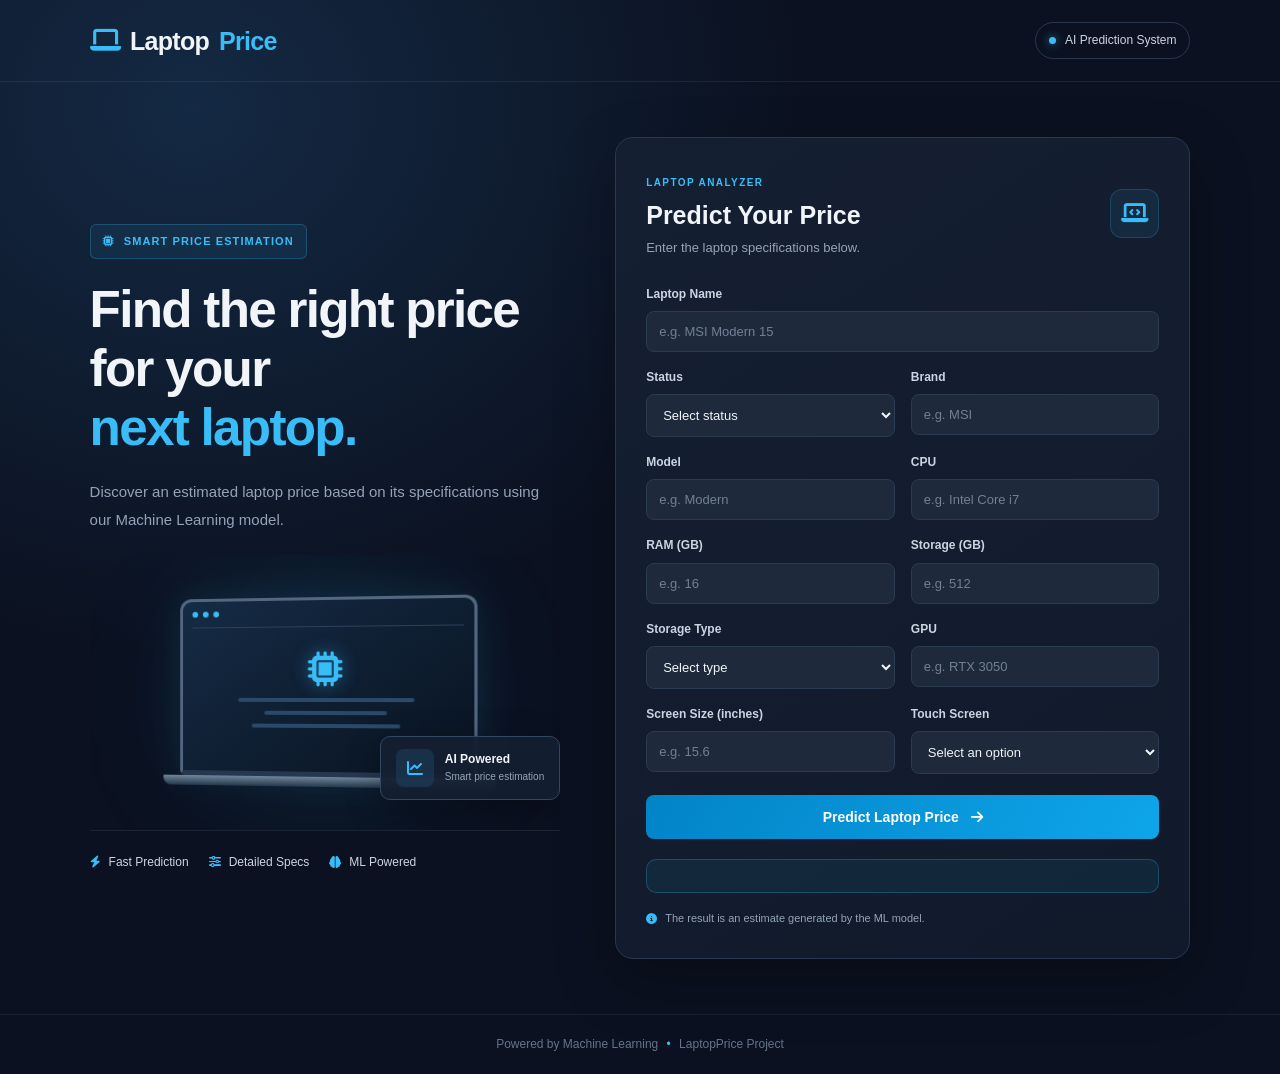
<file: index.html>
<!DOCTYPE html>
<html lang="en">
<head>
    <meta charset="UTF-8">
    <meta name="viewport" content="width=device-width, initial-scale=1.0">
    <title>Laptop Price Prediction</title>
    <meta http-equiv="refresh" content="0; url=frontend/">
</head>
<body>
    <p>Opening Laptop Price Prediction...</p>
    <a href="frontend/">Open the website</a>
</body>
</html>
</file>
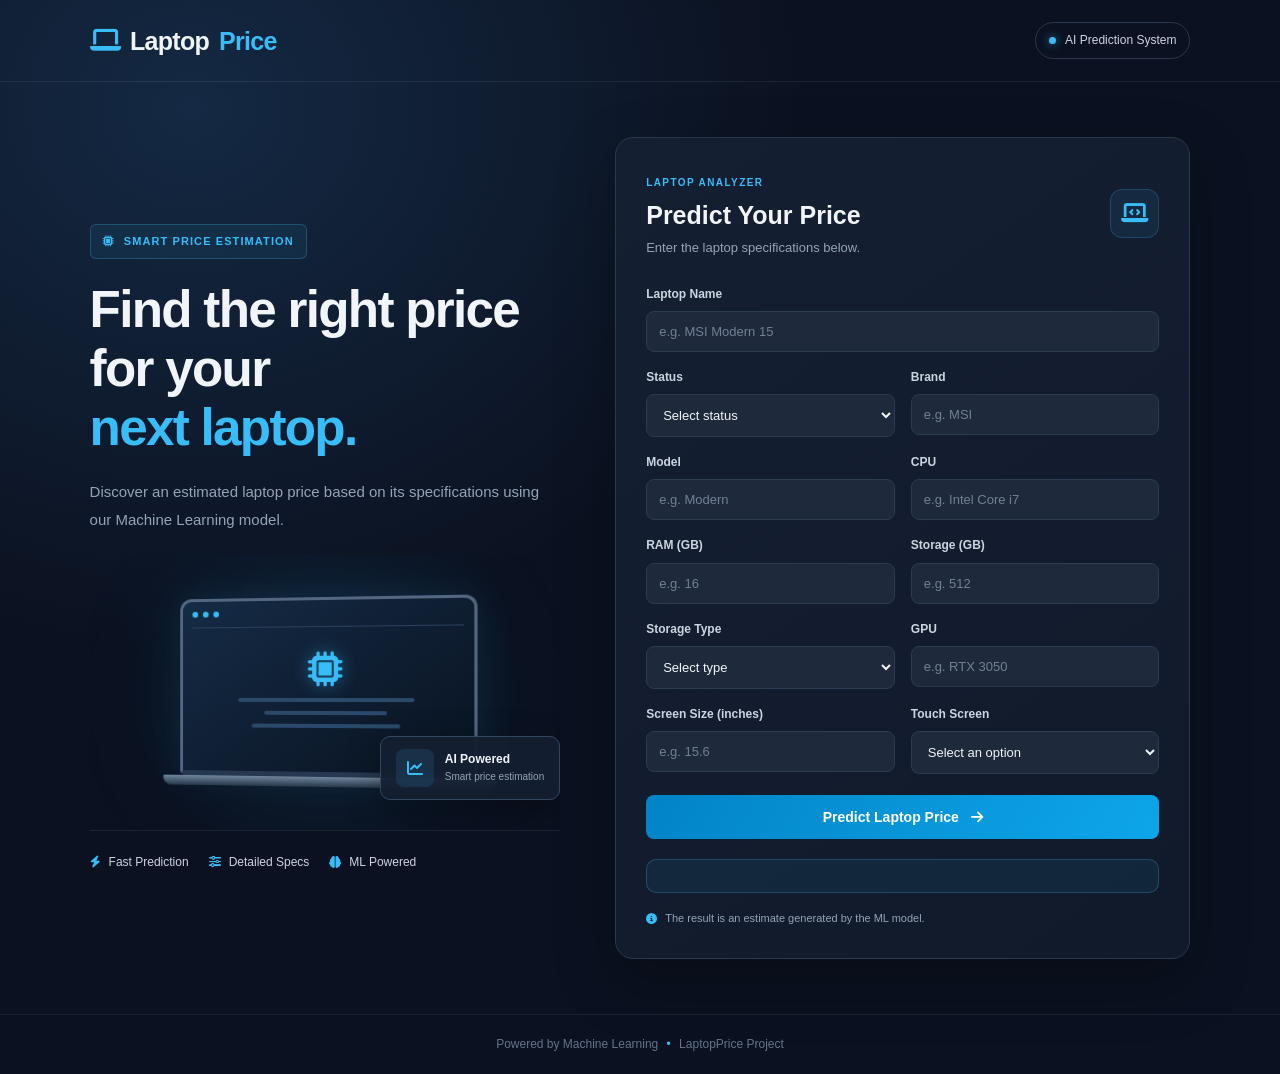
<file: frontend/index.html>
<!DOCTYPE html>
<html lang="en">
<head>
    <meta charset="UTF-8">
    <meta name="viewport" content="width=device-width, initial-scale=1.0">

    <title>LaptopPrice | AI Price Predictor</title>

    <link rel="stylesheet" href="css/style.css">
    <link rel="stylesheet" href="css/all.css">
</head>
<body>

    <header class="site-header">
        <a href="#" class="logo">
            <i class="fas fa-laptop"></i>
            Laptop<span>Price</span>
        </a>

        <div class="header-tag">
            <span class="status-dot"></span>
            AI Prediction System
        </div>
    </header>

    <main class="page-layout">

        <section class="hero-section">
            <div class="hero-badge">
                <i class="fas fa-microchip"></i>
                SMART PRICE ESTIMATION
            </div>

            <h1>
                Find the right price for your
                <span>next laptop.</span>
            </h1>

            <p class="hero-description">
                Discover an estimated laptop price based on its
                specifications using our Machine Learning model.
            </p>

            <div class="hero-visual">
                <div class="visual-glow"></div>

                <div class="laptop-illustration">
                    <div class="laptop-screen">
                        <div class="screen-top">
                            <span></span>
                            <span></span>
                            <span></span>
                        </div>

                        <div class="screen-content">
                            <i class="fas fa-microchip chip-icon"></i>
                            <div class="screen-line line-one"></div>
                            <div class="screen-line line-two"></div>
                            <div class="screen-line line-three"></div>
                        </div>
                    </div>

                    <div class="laptop-base"></div>
                </div>

                <div class="floating-card">
                    <i class="fas fa-chart-line"></i>
                    <div>
                        <strong>AI Powered</strong>
                        <small>Smart price estimation</small>
                    </div>
                </div>
            </div>

            <div class="features">
                <div class="feature-item">
                    <i class="fas fa-bolt"></i>
                    <span>Fast Prediction</span>
                </div>

                <div class="feature-item">
                    <i class="fas fa-sliders-h"></i>
                    <span>Detailed Specs</span>
                </div>

                <div class="feature-item">
                    <i class="fas fa-brain"></i>
                    <span>ML Powered</span>
                </div>
            </div>
        </section>

        <section class="prediction-card">

            <div class="form-heading">
                <div>
                    <span class="section-label">LAPTOP ANALYZER</span>
                    <h2>Predict Your Price</h2>
                    <p>Enter the laptop specifications below.</p>
                </div>

                <div class="form-icon">
                    <i class="fas fa-laptop-code"></i>
                </div>
            </div>

            <form id="prediction-form">

                <div class="form-group full-width">
                    <label for="laptop">Laptop Name</label>
                    <input type="text" id="laptop" required
                        placeholder="e.g. MSI Modern 15">
                </div>

                <div class="form-group">
                    <label for="status">Status</label>
                    <select id="status" required>
                        <option value="">Select status</option>
                        <option value="New">New</option>
                        <option value="Refurbished">Refurbished</option>
                    </select>
                </div>

                <div class="form-group">
                    <label for="brand">Brand</label>
                    <input type="text" id="brand" required
                        placeholder="e.g. MSI">
                </div>

                <div class="form-group">
                    <label for="model">Model</label>
                    <input type="text" id="model" required
                        placeholder="e.g. Modern">
                </div>

                <div class="form-group">
                    <label for="cpu">CPU</label>
                    <input type="text" id="cpu" required
                        placeholder="e.g. Intel Core i7">
                </div>

                <div class="form-group">
                    <label for="ram">RAM (GB)</label>
                    <input type="number" id="ram" min="1"
                        step="any" required placeholder="e.g. 16">
                </div>

                <div class="form-group">
                    <label for="storage">Storage (GB)</label>
                    <input type="number" id="storage" min="1"
                        step="any" required placeholder="e.g. 512">
                </div>

                <div class="form-group">
                    <label for="storage-type">Storage Type</label>
                    <select id="storage-type" required>
                        <option value="">Select type</option>
                        <option value="SSD">SSD</option>
                        <option value="HDD">HDD</option>
                        <option value="eMMC">eMMC</option>
                    </select>
                </div>

                <div class="form-group">
                    <label for="gpu">GPU</label>
                    <input type="text" id="gpu" required
                        placeholder="e.g. RTX 3050">
                </div>

                <div class="form-group">
                    <label for="screen">Screen Size (inches)</label>
                    <input type="number" id="screen" min="1"
                        max="25" step="0.1" required
                        placeholder="e.g. 15.6">
                </div>

                <div class="form-group ">
                    <label for="touch">Touch Screen</label>
                    <select id="touch" required>
                        <option value="">Select an option</option>
                        <option value="Yes">Yes</option>
                        <option value="No">No</option>
                    </select>
                </div>

                <button type="submit" class="full-width predict-button">
                    <span>Predict Laptop Price</span>
                    <i class="fas fa-arrow-right"></i>
                </button>

            </form>

            <div id="result" aria-live="polite"></div>

            <p class="form-note">
                <i class="fas fa-info-circle"></i>
                The result is an estimate generated by the ML model.
            </p>

        </section>

    </main>

    <footer>
        <p>Powered by Machine Learning <span>•</span> LaptopPrice Project</p>
    </footer>

    <script src="js/script.js"></script>
</body>
</html>
</file>
<file: frontend/css/style.css>
* {
    margin: 0;
    padding: 0;
    box-sizing: border-box;
}

:root {
    --bg-color: #0B1120;
    --card-color: #151F32;
    --input-color: #1E293B;
    --primary-color: #38BDF8;
    --button-color: #0284C7;
    --text-color: #F1F5F9;
    --muted-color: #94A3B8;
    --border-color: #29384F;
}

body {
    font-family: 'Segoe UI', Tahoma, Geneva, Verdana, sans-serif;
    background:
        radial-gradient(ellipse at 15% 10%, #142943 0%, transparent 40%),
        var(--bg-color);
    color: var(--text-color);
    min-height: 100vh;
    line-height: 1.6;
}

/* Header */

.site-header {
    min-height: 82px;
    padding: 18px 7%;
    display: flex;
    align-items: center;
    justify-content: space-between;
    gap: 20px;
    border-bottom: 1px solid rgba(148, 163, 184, 0.12);
}

.logo {
    display: flex;
    align-items: center;
    gap: 10px;
    color: var(--text-color);
    text-decoration: none;
    font-size: 25px;
    font-weight: 750;
    letter-spacing: -0.7px;
}

.logo > i {
    color: var(--primary-color);
    font-size: 25px;
}

.logo span {
    color: var(--primary-color);
}

.header-tag {
    display: flex;
    align-items: center;
    gap: 9px;
    padding: 8px 13px;
    border: 1px solid var(--border-color);
    border-radius: 30px;
    color: #CBD5E1;
    font-size: 12px;
}

.status-dot {
    width: 7px;
    height: 7px;
    border-radius: 50%;
    background: #38BDF8;
    box-shadow: 0 0 10px rgba(56, 189, 248, 0.7);
}

/* Main Layout */

.page-layout {
    max-width: 1440px;
    margin: 0 auto;
    padding: 55px 7%;
    display: grid;
    grid-template-columns: 0.9fr 1.1fr;
    align-items: center;
    gap: 55px;
}

/* Hero Section */

.hero-section {
    min-width: 0;
}

.hero-badge {
    display: inline-flex;
    align-items: center;
    gap: 9px;
    padding: 8px 12px;
    margin-bottom: 22px;
    border: 1px solid rgba(56, 189, 248, 0.25);
    border-radius: 6px;
    background: rgba(56, 189, 248, 0.07);
    color: var(--primary-color);
    font-size: 11px;
    font-weight: 700;
    letter-spacing: 1.1px;
}

.hero-section h1 {
    max-width: 520px;
    font-size: clamp(35px, 4vw, 54px);
    line-height: 1.15;
    letter-spacing: -1.7px;
}

.hero-section h1 span {
    display: block;
    color: var(--primary-color);
}

.hero-description {
    max-width: 460px;
    margin-top: 20px;
    color: var(--muted-color);
    font-size: 15px;
    line-height: 1.9;
}

/* CSS Laptop Illustration */

.hero-visual {
    position: relative;
    min-height: 275px;
    margin-top: 20px;
    display: flex;
    align-items: center;
    justify-content: center;
    overflow: hidden;
}

.visual-glow {
    position: absolute;
    width: 260px;
    height: 190px;
    background: rgba(14, 165, 233, 0.15);
    filter: blur(65px);
    border-radius: 50%;
}

.laptop-illustration {
    position: relative;
    z-index: 1;
    width: 300px;
    max-width: 85%;
    transform: perspective(800px) rotateY(-8deg);
}

.laptop-screen {
    height: 180px;
    padding: 10px;
    border: 3px solid #536780;
    border-bottom: 5px solid #26384F;
    border-radius: 12px 12px 5px 5px;
    background: linear-gradient(145deg, #152B45, #091321);
    box-shadow: 0 0 35px rgba(56, 189, 248, 0.1);
}

.screen-top {
    display: flex;
    gap: 5px;
    padding-bottom: 10px;
    border-bottom: 1px solid #2B405B;
}

.screen-top span {
    width: 6px;
    height: 6px;
    border-radius: 50%;
    background: #38BDF8;
}

.screen-content {
    height: 125px;
    display: flex;
    flex-direction: column;
    align-items: center;
    justify-content: center;
    gap: 9px;
}

.chip-icon {
    color: var(--primary-color);
    font-size: 35px;
    margin-bottom: 2px;
    text-shadow: 0 0 18px rgba(56, 189, 248, 0.45);
}

.screen-line {
    height: 4px;
    border-radius: 5px;
    background: #2B4969;
}

.line-one {
    width: 65%;
}

.line-two {
    width: 45%;
}

.line-three {
    width: 55%;
}

.laptop-base {
    width: 112%;
    height: 10px;
    margin-left: -6%;
    border-radius: 2px 2px 12px 12px;
    background: linear-gradient(180deg, #70869C, #27384B);
}

.floating-card {
    position: absolute;
    right: 0;
    bottom: 30px;
    z-index: 2;
    display: flex;
    align-items: center;
    gap: 11px;
    padding: 12px 15px;
    background: rgba(21, 31, 50, 0.95);
    border: 1px solid #344760;
    border-radius: 10px;
    box-shadow: 0 10px 35px rgba(0, 0, 0, 0.3);
}

.floating-card > i {
    display: flex;
    align-items: center;
    justify-content: center;
    width: 38px;
    height: 38px;
    border-radius: 8px;
    background: rgba(56, 189, 248, 0.12);
    color: var(--primary-color);
}

.floating-card strong,
.floating-card small {
    display: block;
}

.floating-card strong {
    font-size: 12px;
}

.floating-card small {
    color: var(--muted-color);
    font-size: 10px;
}

.features {
    display: flex;
    flex-wrap: wrap;
    gap: 12px 20px;
    padding-top: 22px;
    border-top: 1px solid rgba(148, 163, 184, 0.12);
}

.feature-item {
    display: flex;
    align-items: center;
    gap: 8px;
    color: #CBD5E1;
    font-size: 12px;
}

.feature-item i {
    color: var(--primary-color);
}

.prediction-card {
    min-width: 0;
    padding: 30px;
    border: 1px solid var(--border-color);
    border-radius: 18px;
    background: linear-gradient(145deg, #151F32, #101A2B);
    box-shadow: 0 22px 60px rgba(0, 0, 0, 0.28);
}

.form-heading {
    display: flex;
    align-items: center;
    justify-content: space-between;
    gap: 15px;
    margin-bottom: 26px;
}

.section-label {
    color: var(--primary-color);
    font-size: 10px;
    font-weight: 750;
    letter-spacing: 1.4px;
}

.form-heading h2 {
    margin-top: 5px;
    font-size: 25px;
    line-height: 1.3;
}

.form-heading p {
    margin-top: 7px;
    color: var(--muted-color);
    font-size: 13px;
}

.form-icon {
    flex-shrink: 0;
    width: 49px;
    height: 49px;
    display: flex;
    align-items: center;
    justify-content: center;
    border: 1px solid rgba(56, 189, 248, 0.2);
    border-radius: 12px;
    background: rgba(56, 189, 248, 0.08);
    color: var(--primary-color);
    font-size: 22px;
}

/* Form */

form {
    display: grid;
    grid-template-columns: repeat(2, minmax(0, 1fr));
    gap: 16px;
}

.form-group {
    display: flex;
    flex-direction: column;
    gap: 7px;
    min-width: 0;
}

.full-width {
    grid-column: 1 / -1;
}

label {
    color: #CBD5E1;
    font-size: 12px;
    font-weight: 650;
}

input,
select {
    width: 100%;
    min-width: 0;
    padding: 12px;
    border: 1px solid #2B3B52;
    border-radius: 8px;
    background: var(--input-color);
    color: var(--text-color);
    font-family: inherit;
    font-size: 13px;
    outline: none;
    transition: border-color 0.25s, box-shadow 0.25s;
}

input::placeholder {
    color: #718096;
}

input:focus,
select:focus {
    border-color: var(--primary-color);
    box-shadow: 0 0 0 3px rgba(56, 189, 248, 0.1);
}

input:-webkit-autofill,
input:-webkit-autofill:hover,
input:-webkit-autofill:focus,
input:-webkit-autofill:active {
    -webkit-box-shadow: 0 0 0 30px var(--input-color) inset !important;
    -webkit-text-fill-color: var(--text-color) !important;
}

select {
    cursor: pointer;
}

.predict-button {
    display: flex;
    align-items: center;
    justify-content: center;
    gap: 12px;
    width: 100%;
    padding: 14px 18px;
    margin-top: 5px;
    border: none;
    border-radius: 8px;
    background: linear-gradient(120deg, #0284C7, #0EA5E9);
    color: #FFFFFF;
    font-family: inherit;
    font-size: 14px;
    font-weight: 750;
    cursor: pointer;
    transition: transform 0.25s, box-shadow 0.25s;
}

.predict-button:hover {
    transform: translateY(-2px);
    box-shadow: 0 9px 25px rgba(14, 165, 233, 0.25);
}

.predict-button:active {
    transform: translateY(0);
}

/* Prediction Result */

#result {
    margin-top: 20px;
    padding: 16px;
    border: 1px solid rgba(56, 189, 248, 0.25);
    border-radius: 10px;
    background: rgba(56, 189, 248, 0.07);
    color: var(--primary-color);
    text-align: center;
    font-size: 16px;
    font-weight: 700;
    overflow-wrap: anywhere;
}

.form-note {
    display: flex;
    align-items: flex-start;
    gap: 8px;
    margin-top: 17px;
    color: var(--muted-color);
    font-size: 11px;
}

.form-note i {
    margin-top: 4px;
    color: var(--primary-color);
}

/* Footer */

footer {
    padding: 20px;
    border-top: 1px solid rgba(148, 163, 184, 0.1);
    text-align: center;
    color: #64748B;
    font-size: 12px;
}

footer span {
    padding: 0 5px;
    color: var(--primary-color);
}


@media (max-width: 1050px) {
    .page-layout {
        grid-template-columns: 1fr;
        max-width: 760px;
        gap: 35px;
        padding-top: 40px;
    }

    .hero-section h1 {
        max-width: 600px;
    }

    .hero-description {
        max-width: 560px;
    }

    .hero-visual {
        max-width: 500px;
    }
}

@media (max-width: 550px) {
    .site-header {
        padding: 17px 5%;
    }

    .logo {
        font-size: 21px;
    }

    .header-tag {
        padding: 7px 9px;
        font-size: 10px;
    }

    .page-layout {
        padding: 30px 15px 40px;
        gap: 25px;
    }

    .hero-section h1 {
        font-size: 36px;
    }

    .hero-description {
        font-size: 14px;
    }

    .hero-visual {
        min-height: 230px;
    }

    .laptop-screen {
        height: 155px;
    }

    .screen-content {
        height: 100px;
    }

    .floating-card {
        right: 0;
        bottom: 15px;
        padding: 9px;
    }

    .floating-card > i {
        width: 30px;
        height: 30px;
    }

    .features {
        gap: 12px;
    }

    .feature-item {
        font-size: 11px;
    }

    .prediction-card {
        padding: 22px 17px;
        border-radius: 14px;
    }

    .form-heading h2 {
        font-size: 22px;
    }

    form {
        gap: 14px 10px;
    }

    input,
    select {
        padding: 11px 9px;
        font-size: 12px;
    }
}

@media (max-width: 360px) {
    .header-tag {
        display: none;
    }

    form {
        grid-template-columns: 1fr;
    }
}
</file>
